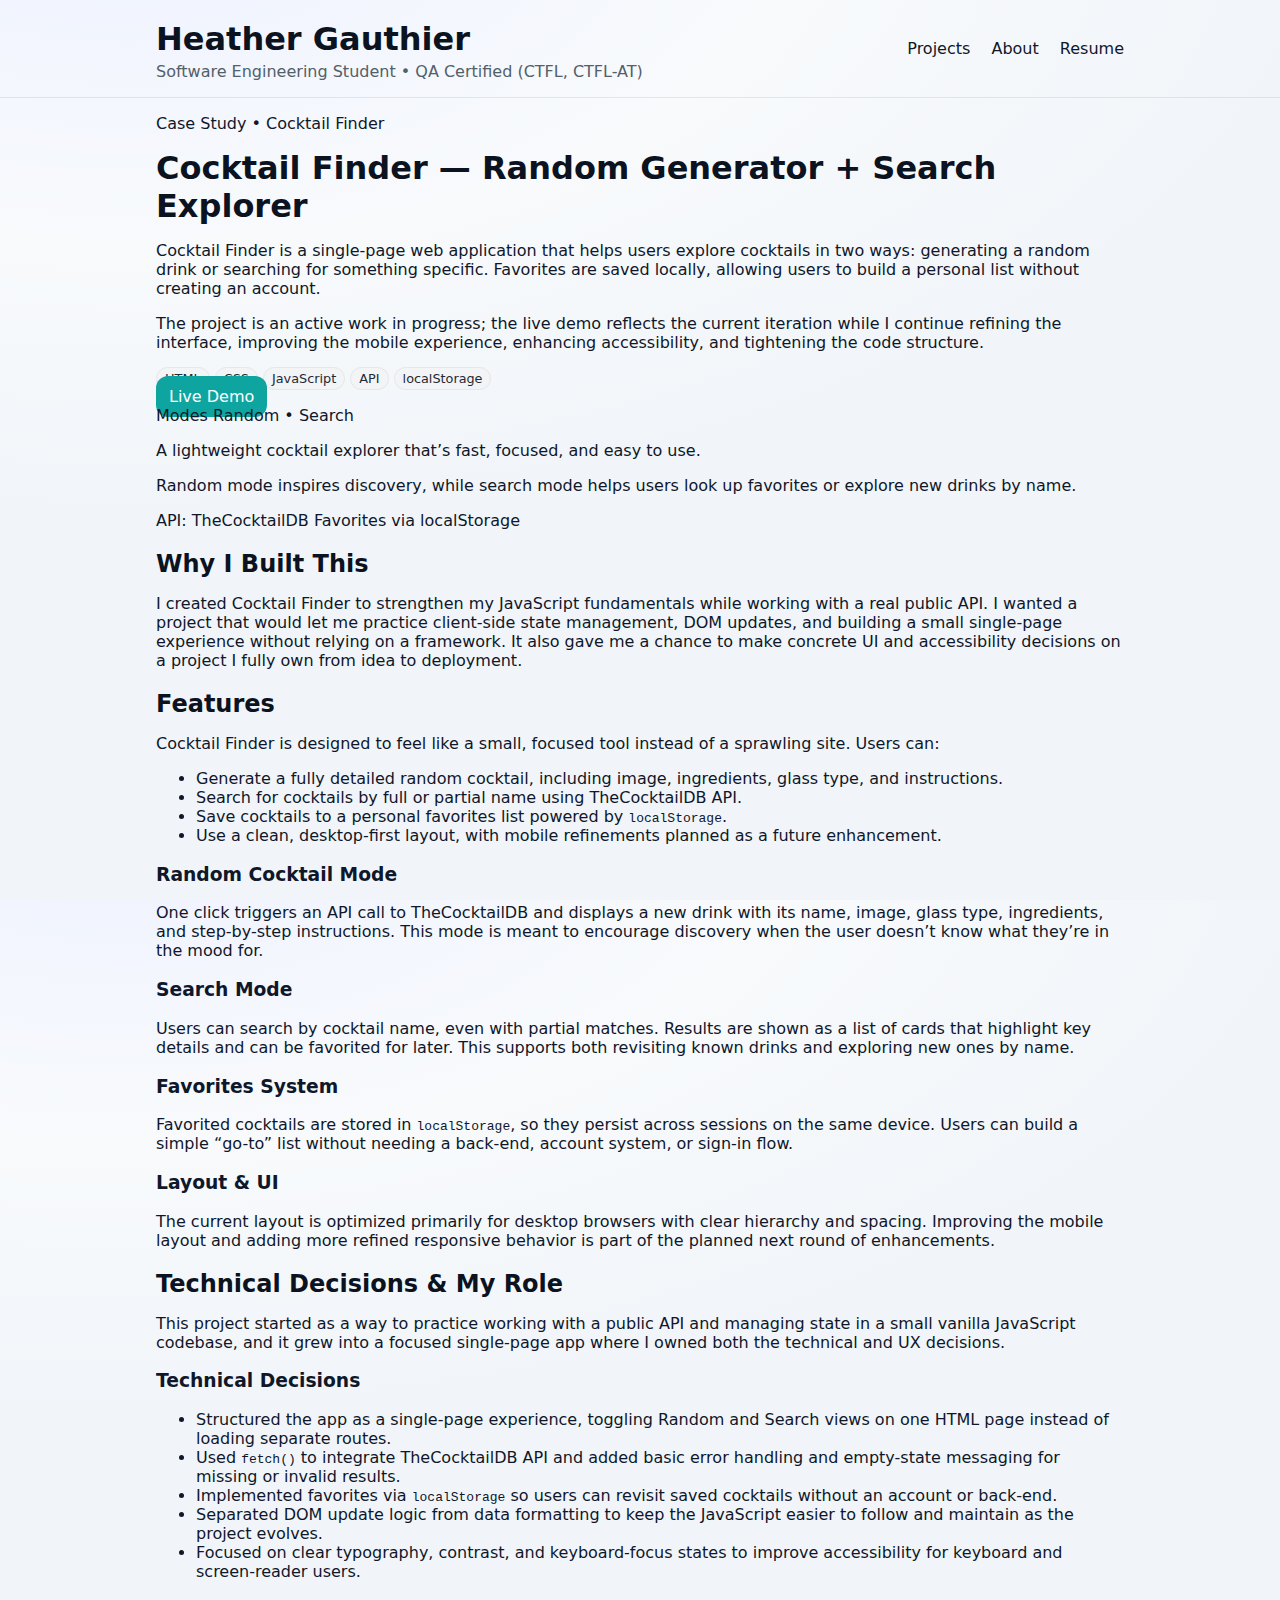
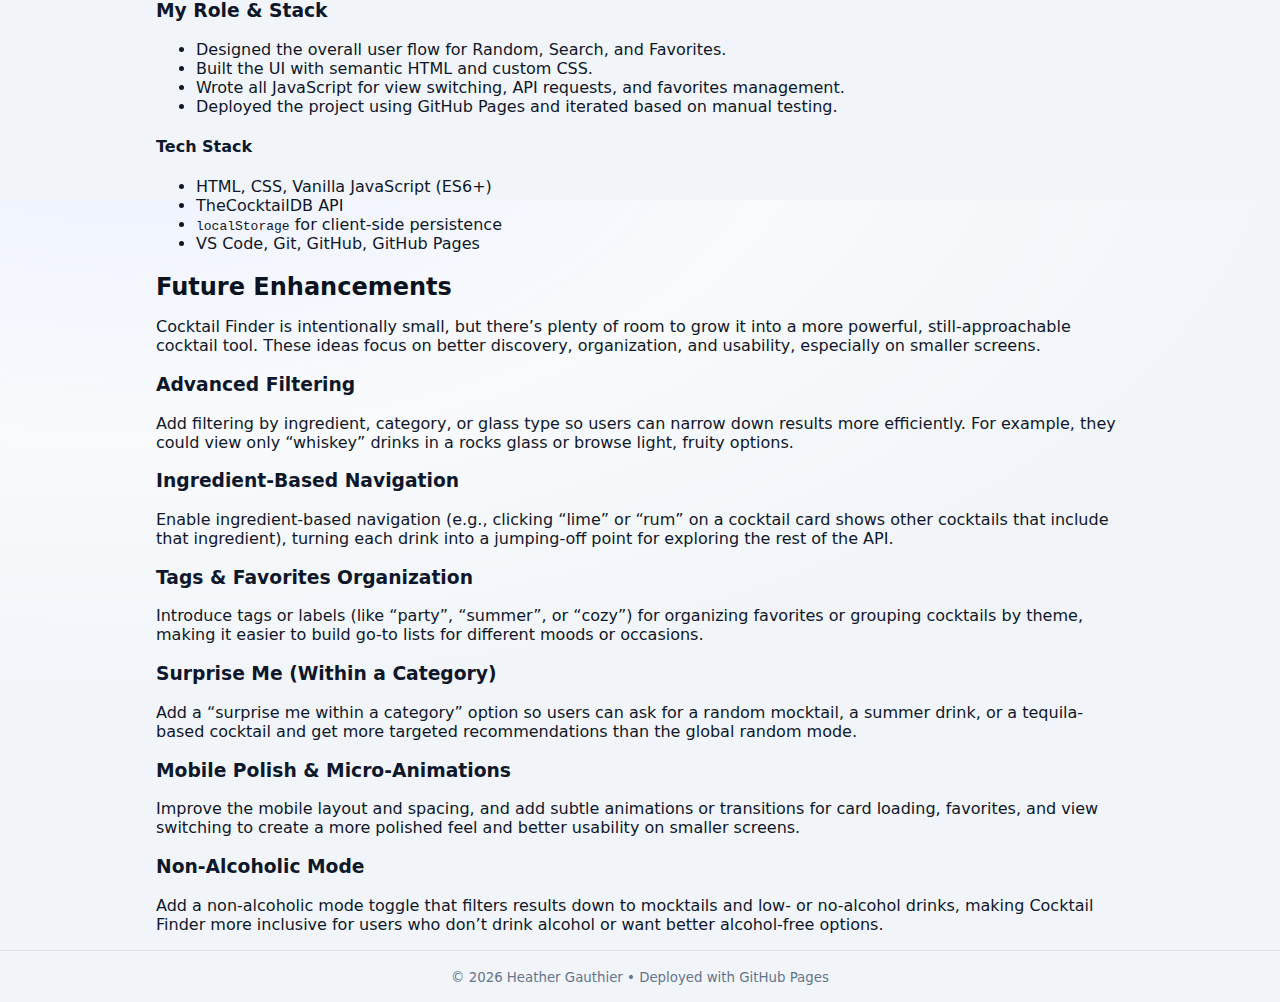
<file: cocktail-case-study.html>
<!DOCTYPE html>
<html lang="en">
<head>
  <meta charset="UTF-8" />
  <meta name="viewport" content="width=device-width, initial-scale=1" />
  <title>Cocktail Finder — Case Study • Heather Gauthier</title>
  <meta
    name="description"
    content="Case study for Cocktail Finder, a single-page cocktail explorer built with HTML, CSS, JavaScript, and an external API."
  />
  <link rel="stylesheet" href="styles.css?v=9" />
</head>
<body>
  <header class="site-header">
    <div class="wrap">
      <div class="id">
        <h1>Heather Gauthier</h1>
        <p class="sub">Software Engineering Student • QA Certified (CTFL, CTFL-AT)</p>
      </div>
      <nav class="nav">
  <a href="index.html#projects">Projects</a>
  <a href="index.html#about">About</a>
  <a href="HeatherGResume.pdf" target="_blank" rel="noreferrer">Resume</a>
</nav>

    </div>
  </header>

  <main class="wrap case-main">
    <!-- HERO -->
    <section class="case-section case-hero">
      <div class="case-hero-text">
        <p class="case-kicker">Case Study • Cocktail Finder</p>
        <h1 class="case-title">Cocktail Finder — Random Generator + Search Explorer</h1>
        <p class="case-lead">
          Cocktail Finder is a single-page web application that helps users explore cocktails in two ways:
          generating a random drink or searching for something specific. Favorites are saved locally,
          allowing users to build a personal list without creating an account.
        </p>
        <p class="case-lead">
          The project is an active work in progress; the live demo reflects the current iteration while I
          continue refining the interface, improving the mobile experience, enhancing accessibility, and
          tightening the code structure.
        </p>

        <div class="case-meta-chips">
          <span class="tag --html">HTML</span>
          <span class="tag --css">CSS</span>
          <span class="tag --js">JavaScript</span>
          <span class="tag --api">API</span>
          <span class="tag --storage">localStorage</span>
        </div>

        <div class="case-hero-actions">
          <a
            class="btn"
            href="https://heathergauthier2018.github.io/cocktail-finder2.0/"
            target="_blank"
            rel="noreferrer"
          >Live Demo</a>
        </div>
      </div>

      <div class="case-hero-pane" aria-hidden="true">
        <div class="case-hero-card">
          <div class="case-hero-card-header">
            <span class="case-pill">Modes</span>
            <span class="case-date">Random • Search</span>
          </div>
          <p class="case-hero-affirmation">
            A lightweight cocktail explorer that’s fast, focused, and easy to use.
          </p>
          <p class="case-hero-challenge">
            Random mode inspires discovery, while search mode helps users look up favorites or
            explore new drinks by name.
          </p>
          <div class="case-hero-footer">
            <span class="case-tag-soft">API: TheCocktailDB</span>
            <span class="case-streak-soft">Favorites via localStorage</span>
          </div>
        </div>
      </div>
    </section>

    <!-- WHY I BUILT THIS -->
    <section class="case-section">
      <h2>Why I Built This</h2>
      <p>
        I created Cocktail Finder to strengthen my JavaScript fundamentals while working with a real public API.
        I wanted a project that would let me practice client-side state management, DOM updates, and building a
        small single-page experience without relying on a framework. It also gave me a chance to make concrete
        UI and accessibility decisions on a project I fully own from idea to deployment.
      </p>
    </section>

    <!-- FEATURES -->
    <section class="case-section">
      <h2>Features</h2>
      <p>
        Cocktail Finder is designed to feel like a small, focused tool instead of a sprawling site. Users can:
      </p>
      <ul class="case-list">
        <li>Generate a fully detailed random cocktail, including image, ingredients, glass type, and instructions.</li>
        <li>Search for cocktails by full or partial name using TheCocktailDB API.</li>
        <li>Save cocktails to a personal favorites list powered by <code>localStorage</code>.</li>
        <li>Use a clean, desktop-first layout, with mobile refinements planned as a future enhancement.</li>
      </ul>

      <div class="case-grid">
        <article class="case-card">
          <h3>Random Cocktail Mode</h3>
          <p>
            One click triggers an API call to TheCocktailDB and displays a new drink with its
            name, image, glass type, ingredients, and step-by-step instructions. This mode is meant
            to encourage discovery when the user doesn’t know what they’re in the mood for.
          </p>
        </article>
        <article class="case-card">
          <h3>Search Mode</h3>
          <p>
            Users can search by cocktail name, even with partial matches. Results are shown as a list
            of cards that highlight key details and can be favorited for later. This supports both
            revisiting known drinks and exploring new ones by name.
          </p>
        </article>
        <article class="case-card">
          <h3>Favorites System</h3>
          <p>
            Favorited cocktails are stored in <code>localStorage</code>, so they persist across sessions
            on the same device. Users can build a simple “go-to” list without needing a back-end,
            account system, or sign-in flow.
          </p>
        </article>
        <article class="case-card">
          <h3>Layout &amp; UI</h3>
          <p>
            The current layout is optimized primarily for desktop browsers with clear hierarchy and spacing.
            Improving the mobile layout and adding more refined responsive behavior is part of the planned
            next round of enhancements.
          </p>
        </article>
      </div>
    </section>

    <!-- TECH & ROLE -->
    <section class="case-section">
      <h2>Technical Decisions &amp; My Role</h2>
      <p>
        This project started as a way to practice working with a public API and managing state in a small
        vanilla JavaScript codebase, and it grew into a focused single-page app where I owned both the
        technical and UX decisions.
      </p>

      <div class="case-split">
        <div>
          <h3>Technical Decisions</h3>
          <ul class="case-list">
            <li>Structured the app as a single-page experience, toggling Random and Search views on one HTML page instead of loading separate routes.</li>
            <li>Used <code>fetch()</code> to integrate TheCocktailDB API and added basic error handling and empty-state messaging for missing or invalid results.</li>
            <li>Implemented favorites via <code>localStorage</code> so users can revisit saved cocktails without an account or back-end.</li>
            <li>Separated DOM update logic from data formatting to keep the JavaScript easier to follow and maintain as the project evolves.</li>
            <li>Focused on clear typography, contrast, and keyboard-focus states to improve accessibility for keyboard and screen-reader users.</li>
          </ul>
        </div>
        <div>
          <h3>My Role &amp; Stack</h3>
          <ul class="case-list">
            <li>Designed the overall user flow for Random, Search, and Favorites.</li>
            <li>Built the UI with semantic HTML and custom CSS.</li>
            <li>Wrote all JavaScript for view switching, API requests, and favorites management.</li>
            <li>Deployed the project using GitHub Pages and iterated based on manual testing.</li>
          </ul>
          <h4>Tech Stack</h4>
          <ul class="case-list">
            <li>HTML, CSS, Vanilla JavaScript (ES6+)</li>
            <li>TheCocktailDB API</li>
            <li><code>localStorage</code> for client-side persistence</li>
            <li>VS Code, Git, GitHub, GitHub Pages</li>
          </ul>
        </div>
      </div>
    </section>

    <!-- FUTURE IDEAS -->
    <section class="case-section">
      <h2>Future Enhancements</h2>
      <p>
        Cocktail Finder is intentionally small, but there’s plenty of room to grow it into a more powerful,
        still-approachable cocktail tool. These ideas focus on better discovery, organization, and usability,
        especially on smaller screens.
      </p>

      <div class="case-grid">
        <article class="case-card">
          <h3>Advanced Filtering</h3>
          <p>
            Add filtering by ingredient, category, or glass type so users can narrow down results more efficiently.
            For example, they could view only “whiskey” drinks in a rocks glass or browse light, fruity options.
          </p>
        </article>
        <article class="case-card">
          <h3>Ingredient-Based Navigation</h3>
          <p>
            Enable ingredient-based navigation (e.g., clicking “lime” or “rum” on a cocktail card shows other cocktails
            that include that ingredient), turning each drink into a jumping-off point for exploring the rest of the API.
          </p>
        </article>
        <article class="case-card">
          <h3>Tags &amp; Favorites Organization</h3>
          <p>
            Introduce tags or labels (like “party”, “summer”, or “cozy”) for organizing favorites or grouping cocktails
            by theme, making it easier to build go-to lists for different moods or occasions.
          </p>
        </article>
        <article class="case-card">
          <h3>Surprise Me (Within a Category)</h3>
          <p>
            Add a “surprise me within a category” option so users can ask for a random mocktail, a summer drink,
            or a tequila-based cocktail and get more targeted recommendations than the global random mode.
          </p>
        </article>
        <article class="case-card">
          <h3>Mobile Polish &amp; Micro-Animations</h3>
          <p>
            Improve the mobile layout and spacing, and add subtle animations or transitions for card loading,
            favorites, and view switching to create a more polished feel and better usability on smaller screens.
          </p>
        </article>
        <article class="case-card">
          <h3>Non-Alcoholic Mode</h3>
          <p>
            Add a non-alcoholic mode toggle that filters results down to mocktails and low- or no-alcohol drinks,
            making Cocktail Finder more inclusive for users who don’t drink alcohol or want better alcohol-free options.
          </p>
        </article>
      </div>
    </section>
  </main>

  <footer class="footer" role="contentinfo">
    <small>© <span id="year"></span> Heather Gauthier • Deployed with GitHub Pages</small>
  </footer>

  <script src="script.js?v=9" defer></script>
</body>
</html>
</file>
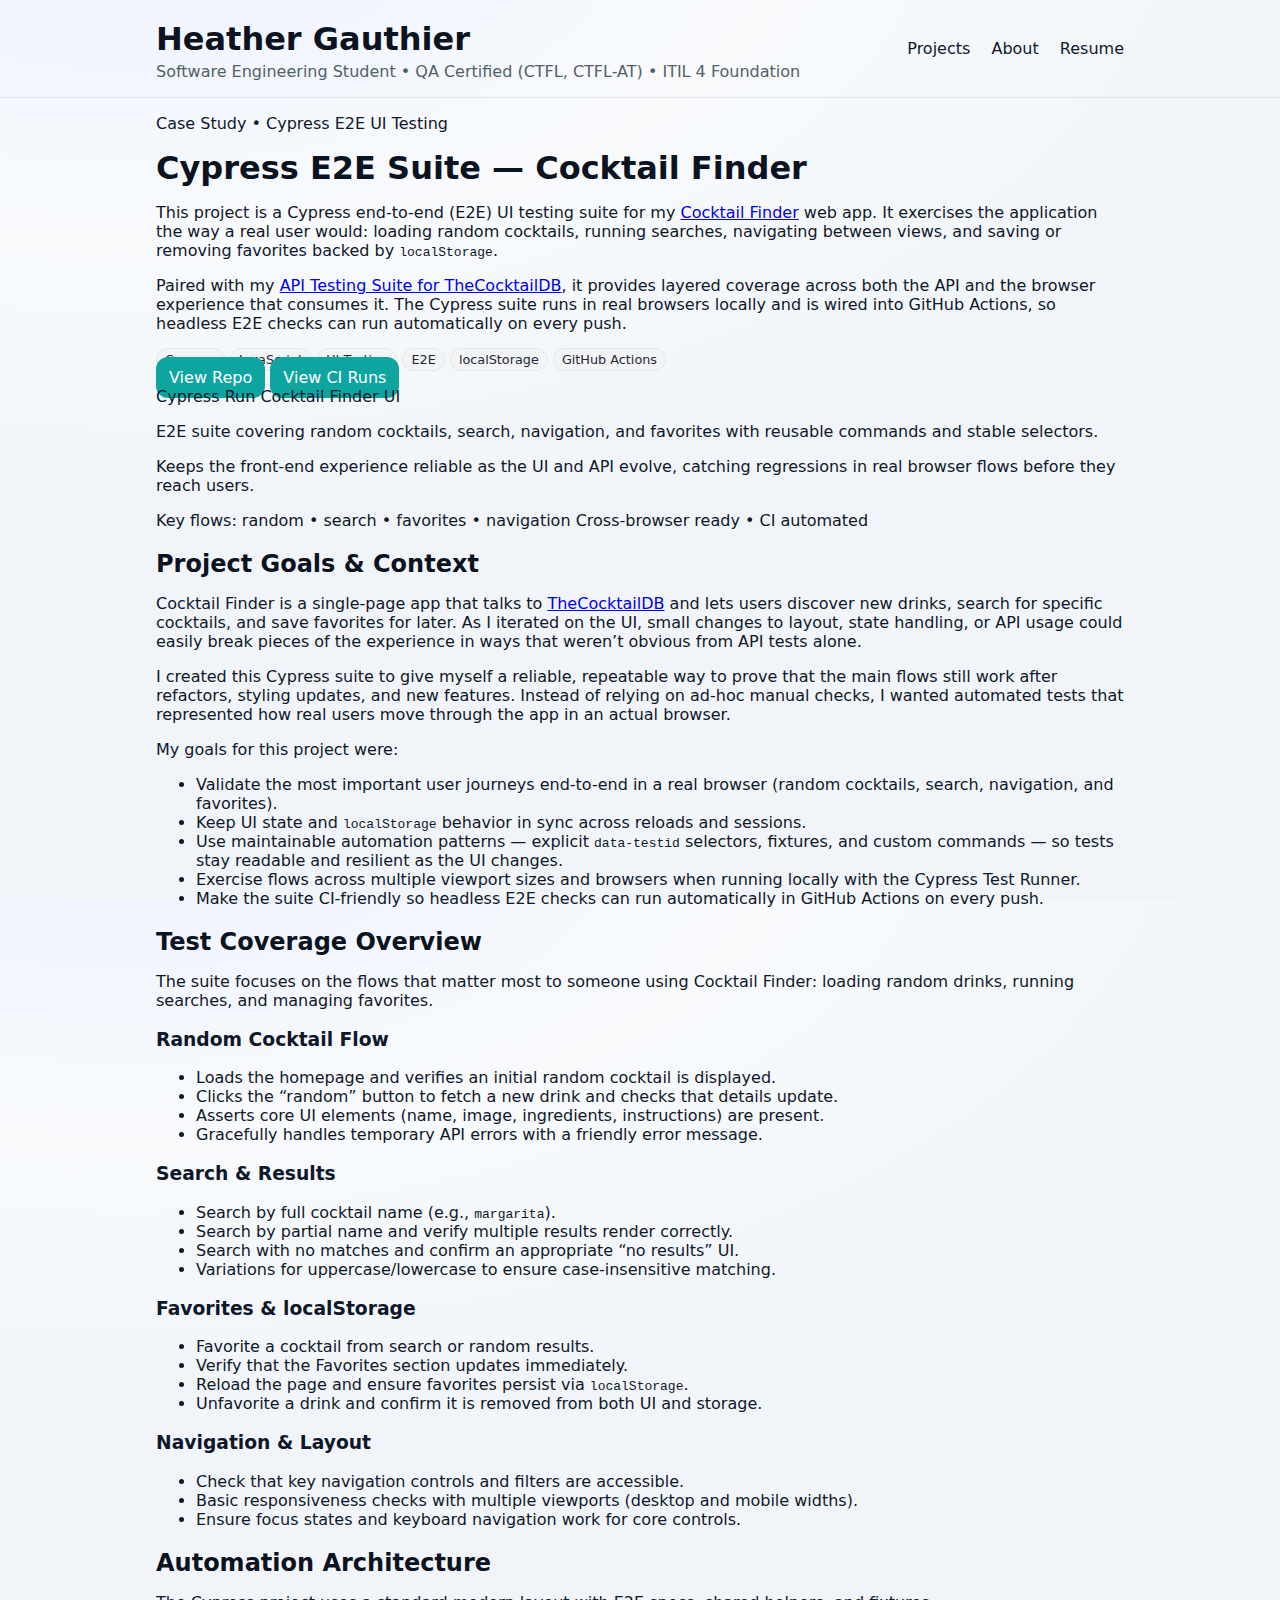
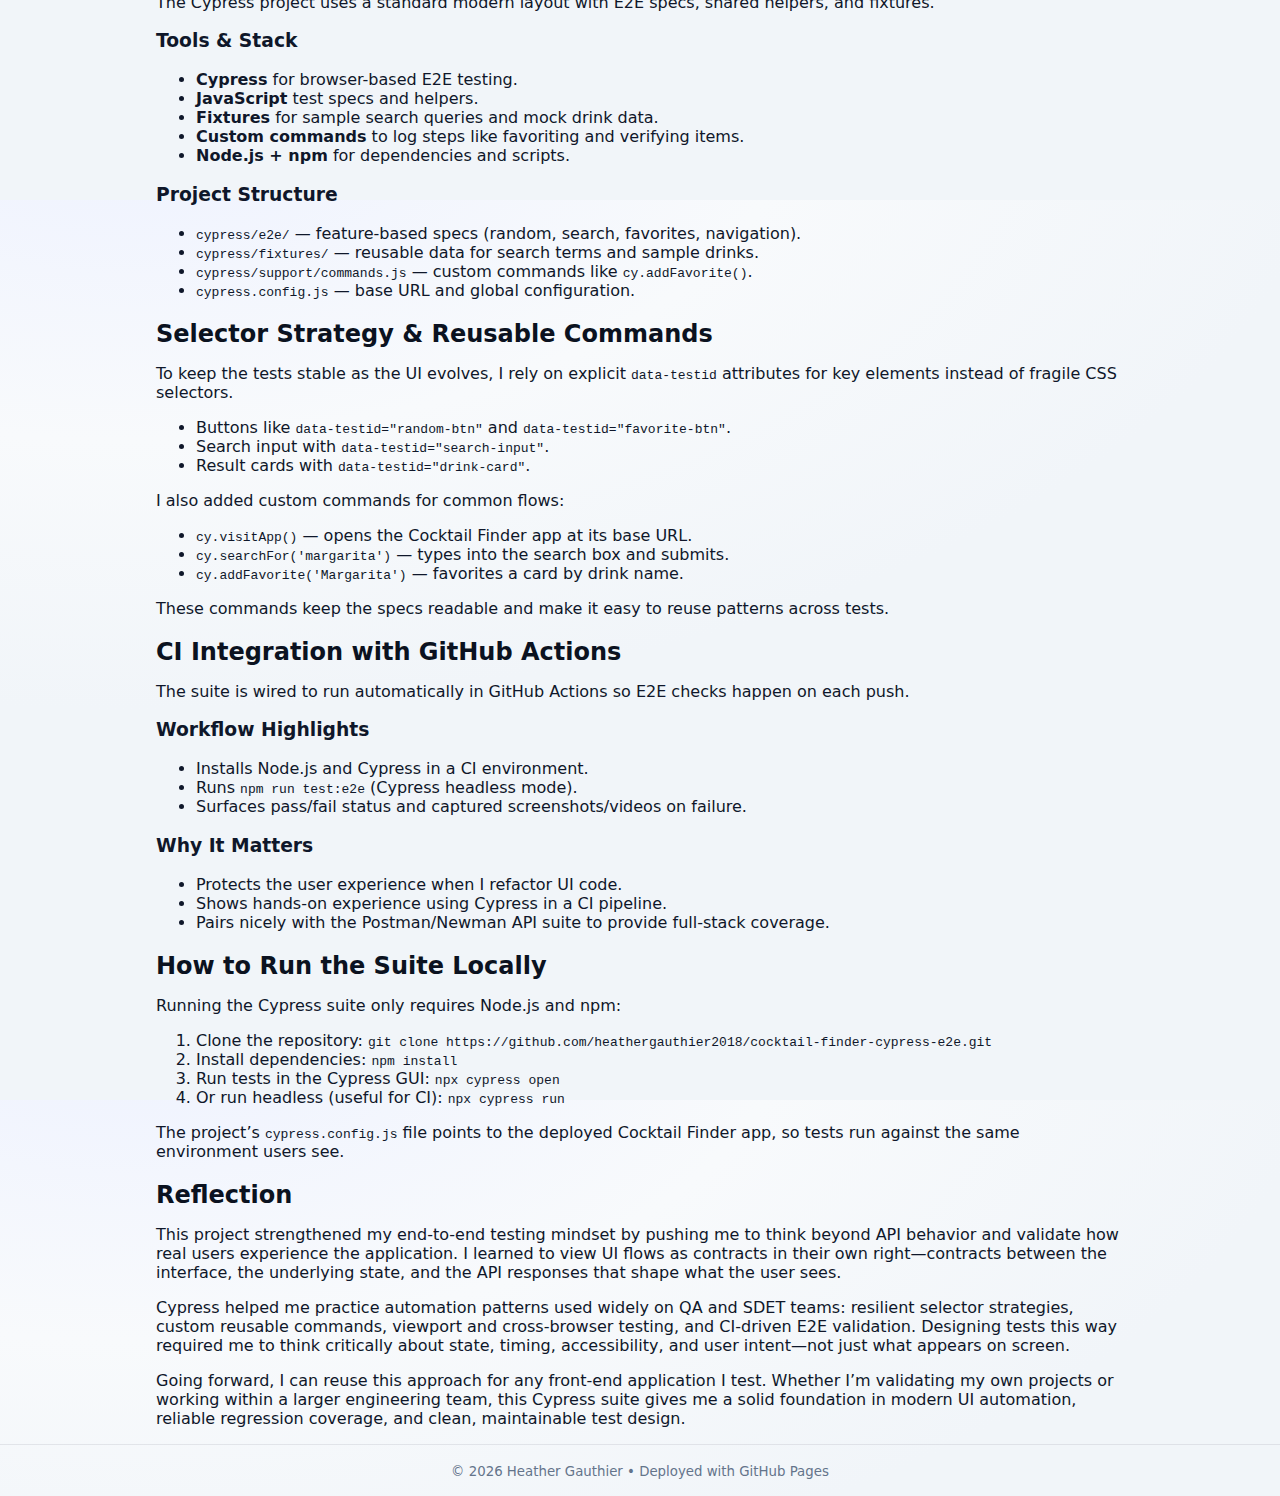
<file: cypress-e2e-cocktail.html>
<!DOCTYPE html>
<html lang="en">
<head>
  <meta charset="UTF-8" />
  <meta name="viewport" content="width=device-width, initial-scale=1" />
  <title>Cypress E2E Suite — Cocktail Finder • Heather Gauthier</title>
  <meta
    name="description"
    content="Case study for an end-to-end UI testing suite for the Cocktail Finder app, built with Cypress, fixtures, custom commands, and CI-ready configuration."
  />
  <link rel="stylesheet" href="styles.css?v=9" />
</head>
<body>
  <header class="site-header">
    <div class="wrap">
      <div class="id">
        <h1>Heather Gauthier</h1>
        <p class="sub">
          Software Engineering Student • QA Certified (CTFL, CTFL-AT) • ITIL 4 Foundation
        </p>
      </div>
      <nav class="nav">
        <a href="index.html#projects">Projects</a>
        <a href="index.html#about">About</a>
        <a href="HeatherGResume.pdf" target="_blank" rel="noreferrer">Resume</a>
      </nav>
    </div>
  </header>

  <main class="wrap case-main">
    <!-- HERO -->
    <section class="case-section case-hero">
      <div class="case-hero-text">
        <p class="case-kicker">Case Study • Cypress E2E UI Testing</p>
        <h1 class="case-title">Cypress E2E Suite — Cocktail Finder</h1>

        <p class="case-lead">
          This project is a Cypress end-to-end (E2E) UI testing suite for my
          <a href="cocktail-case-study.html">Cocktail Finder</a> web app. It exercises the
          application the way a real user would: loading random cocktails, running searches,
          navigating between views, and saving or removing favorites backed by
          <code>localStorage</code>.
        </p>
        <p class="case-lead">
          Paired with my
          <a href="api-testing-newman.html">API Testing Suite for TheCocktailDB</a>, it provides
          layered coverage across both the API and the browser experience that consumes it. The
          Cypress suite runs in real browsers locally and is wired into GitHub Actions, so
          headless E2E checks can run automatically on every push.
        </p>

        <div class="case-meta-chips">
          <span class="tag --api">Cypress</span>
          <span class="tag --js">JavaScript</span>
          <span class="tag">UI Testing</span>
          <span class="tag --responsive">E2E</span>
          <span class="tag --storage">localStorage</span>
          <span class="tag --ts">GitHub Actions</span>
        </div>

        <div class="case-hero-actions">
          <a
            class="btn"
            href="https://github.com/heathergauthier2018/cocktail-finder-cypress-e2e"
            target="_blank"
            rel="noreferrer"
          >View Repo</a>
          <a
            class="btn btn-secondary"
            href="https://github.com/heathergauthier2018/cypress-tests-cocktail-finder/actions"
            target="_blank"
            rel="noreferrer"
          >View CI Runs</a>
        </div>
      </div>

      <div class="case-hero-pane" aria-hidden="true">
        <div class="case-hero-card">
          <div class="case-hero-card-header">
            <span class="case-pill">Cypress Run</span>
            <span class="case-date">Cocktail Finder UI</span>
          </div>
          <p class="case-hero-affirmation">
            E2E suite covering random cocktails, search, navigation, and favorites with reusable
            commands and stable selectors.
          </p>
          <p class="case-hero-challenge">
            Keeps the front-end experience reliable as the UI and API evolve, catching regressions
            in real browser flows before they reach users.
          </p>
          <div class="case-hero-footer">
            <span class="case-tag-soft">Key flows: random • search • favorites • navigation</span>
            <span class="case-streak-soft">Cross-browser ready • CI automated</span>
          </div>
        </div>
      </div>
    </section>

    <!-- CONTEXT -->
    <section class="case-section">
      <h2>Project Goals & Context</h2>
      <p>
        Cocktail Finder is a single-page app that talks to
        <a href="https://www.thecocktaildb.com/" target="_blank" rel="noreferrer">TheCocktailDB</a>
        and lets users discover new drinks, search for specific cocktails, and save favorites for
        later. As I iterated on the UI, small changes to layout, state handling, or API usage could
        easily break pieces of the experience in ways that weren’t obvious from API tests alone.
      </p>
      <p>
        I created this Cypress suite to give myself a reliable, repeatable way to prove that the
        main flows still work after refactors, styling updates, and new features. Instead of
        relying on ad-hoc manual checks, I wanted automated tests that represented how real users
        move through the app in an actual browser.
      </p>
      <p>
        My goals for this project were:
      </p>
      <ul class="case-list">
        <li>
          Validate the most important user journeys end-to-end in a real browser
          (random cocktails, search, navigation, and favorites).
        </li>
        <li>
          Keep UI state and <code>localStorage</code> behavior in sync across reloads and sessions.
        </li>
        <li>
          Use maintainable automation patterns — explicit <code>data-testid</code> selectors,
          fixtures, and custom commands — so tests stay readable and resilient as the UI changes.
        </li>
        <li>
          Exercise flows across multiple viewport sizes and browsers when running locally with the
          Cypress Test Runner.
        </li>
        <li>
          Make the suite CI-friendly so headless E2E checks can run automatically in GitHub
          Actions on every push.
        </li>
      </ul>
    </section>

    <!-- COVERAGE -->
    <section class="case-section">
      <h2>Test Coverage Overview</h2>
      <p>
        The suite focuses on the flows that matter most to someone using Cocktail Finder:
        loading random drinks, running searches, and managing favorites.
      </p>

      <div class="case-grid">
        <article class="case-card">
          <h3>Random Cocktail Flow</h3>
          <ul class="case-list">
            <li>Loads the homepage and verifies an initial random cocktail is displayed.</li>
            <li>Clicks the “random” button to fetch a new drink and checks that details update.</li>
            <li>Asserts core UI elements (name, image, ingredients, instructions) are present.</li>
            <li>Gracefully handles temporary API errors with a friendly error message.</li>
          </ul>
        </article>

        <article class="case-card">
          <h3>Search & Results</h3>
          <ul class="case-list">
            <li>Search by full cocktail name (e.g., <code>margarita</code>).</li>
            <li>Search by partial name and verify multiple results render correctly.</li>
            <li>Search with no matches and confirm an appropriate “no results” UI.</li>
            <li>Variations for uppercase/lowercase to ensure case-insensitive matching.</li>
          </ul>
        </article>

        <article class="case-card">
          <h3>Favorites & localStorage</h3>
          <ul class="case-list">
            <li>Favorite a cocktail from search or random results.</li>
            <li>Verify that the Favorites section updates immediately.</li>
            <li>Reload the page and ensure favorites persist via <code>localStorage</code>.</li>
            <li>Unfavorite a drink and confirm it is removed from both UI and storage.</li>
          </ul>
        </article>

        <article class="case-card">
          <h3>Navigation & Layout</h3>
          <ul class="case-list">
            <li>Check that key navigation controls and filters are accessible.</li>
            <li>Basic responsiveness checks with multiple viewports (desktop and mobile widths).</li>
            <li>Ensure focus states and keyboard navigation work for core controls.</li>
          </ul>
        </article>
      </div>
    </section>

    <!-- ARCHITECTURE -->
    <section class="case-section">
      <h2>Automation Architecture</h2>
      <p>
        The Cypress project uses a standard modern layout with E2E specs, shared helpers, and fixtures.
      </p>

      <div class="case-split">
        <div>
          <h3>Tools & Stack</h3>
          <ul class="case-list">
            <li><strong>Cypress</strong> for browser-based E2E testing.</li>
            <li><strong>JavaScript</strong> test specs and helpers.</li>
            <li><strong>Fixtures</strong> for sample search queries and mock drink data.</li>
            <li><strong>Custom commands</strong> to log steps like favoriting and verifying items.</li>
            <li><strong>Node.js + npm</strong> for dependencies and scripts.</li>
          </ul>
        </div>

        <div>
          <h3>Project Structure</h3>
          <ul class="case-list">
            <li><code>cypress/e2e/</code> — feature-based specs (random, search, favorites, navigation).</li>
            <li><code>cypress/fixtures/</code> — reusable data for search terms and sample drinks.</li>
            <li><code>cypress/support/commands.js</code> — custom commands like <code>cy.addFavorite()</code>.</li>
            <li><code>cypress.config.js</code> — base URL and global configuration.</li>
          </ul>
        </div>
      </div>
    </section>

    <!-- SELECTOR STRATEGY & COMMANDS -->
    <section class="case-section">
      <h2>Selector Strategy & Reusable Commands</h2>
      <p>
        To keep the tests stable as the UI evolves, I rely on explicit
        <code>data-testid</code> attributes for key elements instead of fragile CSS selectors.
      </p>
      <ul class="case-list">
        <li>Buttons like <code>data-testid="random-btn"</code> and <code>data-testid="favorite-btn"</code>.</li>
        <li>Search input with <code>data-testid="search-input"</code>.</li>
        <li>Result cards with <code>data-testid="drink-card"</code>.</li>
      </ul>
      <p>
        I also added custom commands for common flows:
      </p>
      <ul class="case-list">
        <li><code>cy.visitApp()</code> — opens the Cocktail Finder app at its base URL.</li>
        <li><code>cy.searchFor('margarita')</code> — types into the search box and submits.</li>
        <li><code>cy.addFavorite('Margarita')</code> — favorites a card by drink name.</li>
      </ul>
      <p>
        These commands keep the specs readable and make it easy to reuse patterns across tests.
      </p>
    </section>

    <!-- CI INTEGRATION -->
    <section class="case-section">
      <h2>CI Integration with GitHub Actions</h2>
      <p>
        The suite is wired to run automatically in GitHub Actions so E2E checks happen on each push.
      </p>

      <div class="case-grid">
        <article class="case-card">
          <h3>Workflow Highlights</h3>
          <ul class="case-list">
            <li>Installs Node.js and Cypress in a CI environment.</li>
            <li>Runs <code>npm run test:e2e</code> (Cypress headless mode).</li>
            <li>Surfaces pass/fail status and captured screenshots/videos on failure.</li>
          </ul>
        </article>
        <article class="case-card">
          <h3>Why It Matters</h3>
          <ul class="case-list">
            <li>Protects the user experience when I refactor UI code.</li>
            <li>Shows hands-on experience using Cypress in a CI pipeline.</li>
            <li>Pairs nicely with the Postman/Newman API suite to provide full-stack coverage.</li>
          </ul>
        </article>
      </div>
    </section>

    <!-- HOW TO RUN -->
    <section class="case-section">
      <h2>How to Run the Suite Locally</h2>
      <p>
        Running the Cypress suite only requires Node.js and npm:
      </p>
      <ol class="case-list">
        <li>
          Clone the repository:
          <code>git clone https://github.com/heathergauthier2018/cocktail-finder-cypress-e2e.git</code>
        </li>
        <li>
          Install dependencies:
          <code>npm install</code>
        </li>
        <li>
          Run tests in the Cypress GUI:
          <code>npx cypress open</code>
        </li>
        <li>
          Or run headless (useful for CI):
          <code>npx cypress run</code>
        </li>
      </ol>
      <p>
        The project’s <code>cypress.config.js</code> file points to the deployed Cocktail Finder app,
        so tests run against the same environment users see.
      </p>
    </section>

    <!-- REFLECTION -->
    <section class="case-section">
      <h2>Reflection</h2>
      <p>
    This project strengthened my end-to-end testing mindset by pushing me to think beyond API
    behavior and validate how real users experience the application. I learned to view UI flows as
    contracts in their own right—contracts between the interface, the underlying state, and the API
    responses that shape what the user sees.
  </p>
  <p>
    Cypress helped me practice automation patterns used widely on QA and SDET teams:
    resilient selector strategies, custom reusable commands, viewport and cross-browser testing,
    and CI-driven E2E validation. Designing tests this way required me to think critically about state,
    timing, accessibility, and user intent—not just what appears on screen.
  </p>
  <p>
    Going forward, I can reuse this approach for any front-end application I test. Whether I’m
    validating my own projects or working within a larger engineering team, this Cypress suite gives
    me a solid foundation in modern UI automation, reliable regression coverage, and clean,
    maintainable test design.
  </p>
    </section>
  </main>

  <footer class="footer" role="contentinfo">
    <small>© <span id="year"></span> Heather Gauthier • Deployed with GitHub Pages</small>
  </footer>

  <script src="script.js?v=9" defer></script>
</body>
</html>
</file>
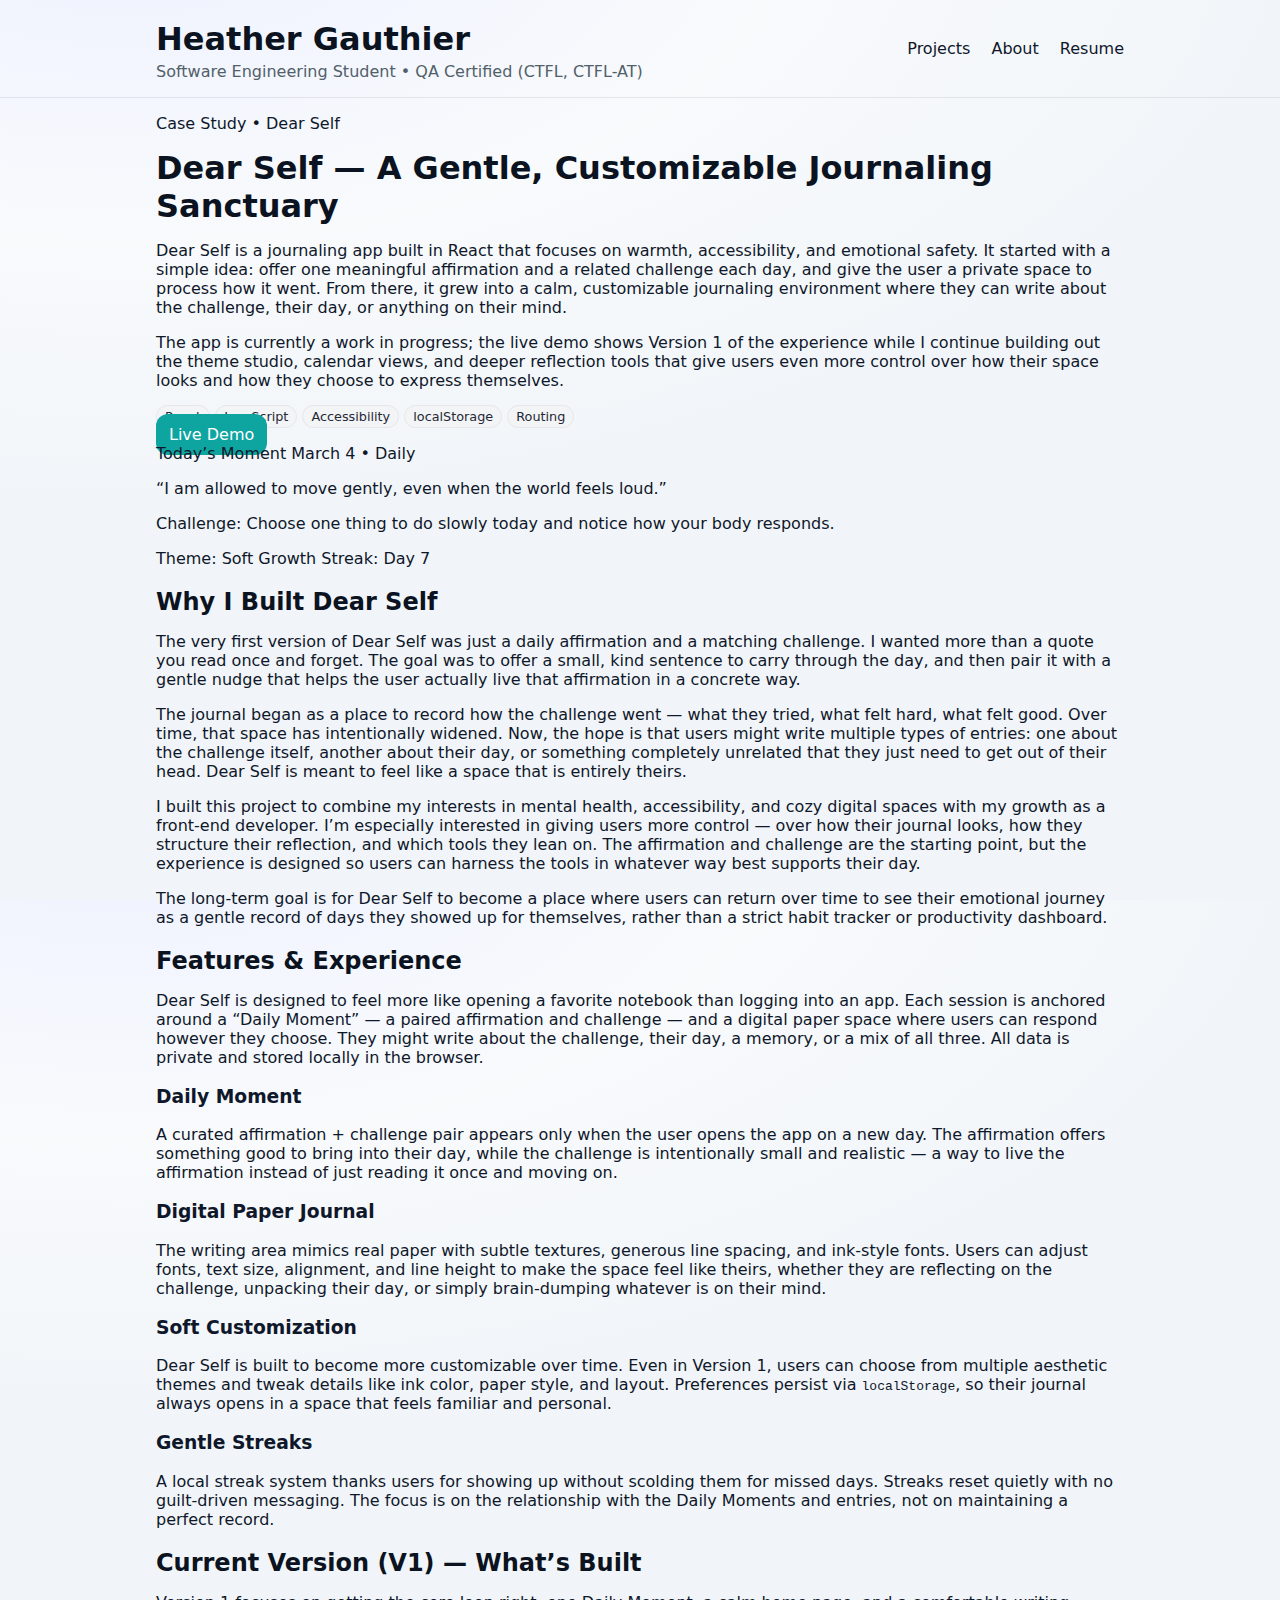
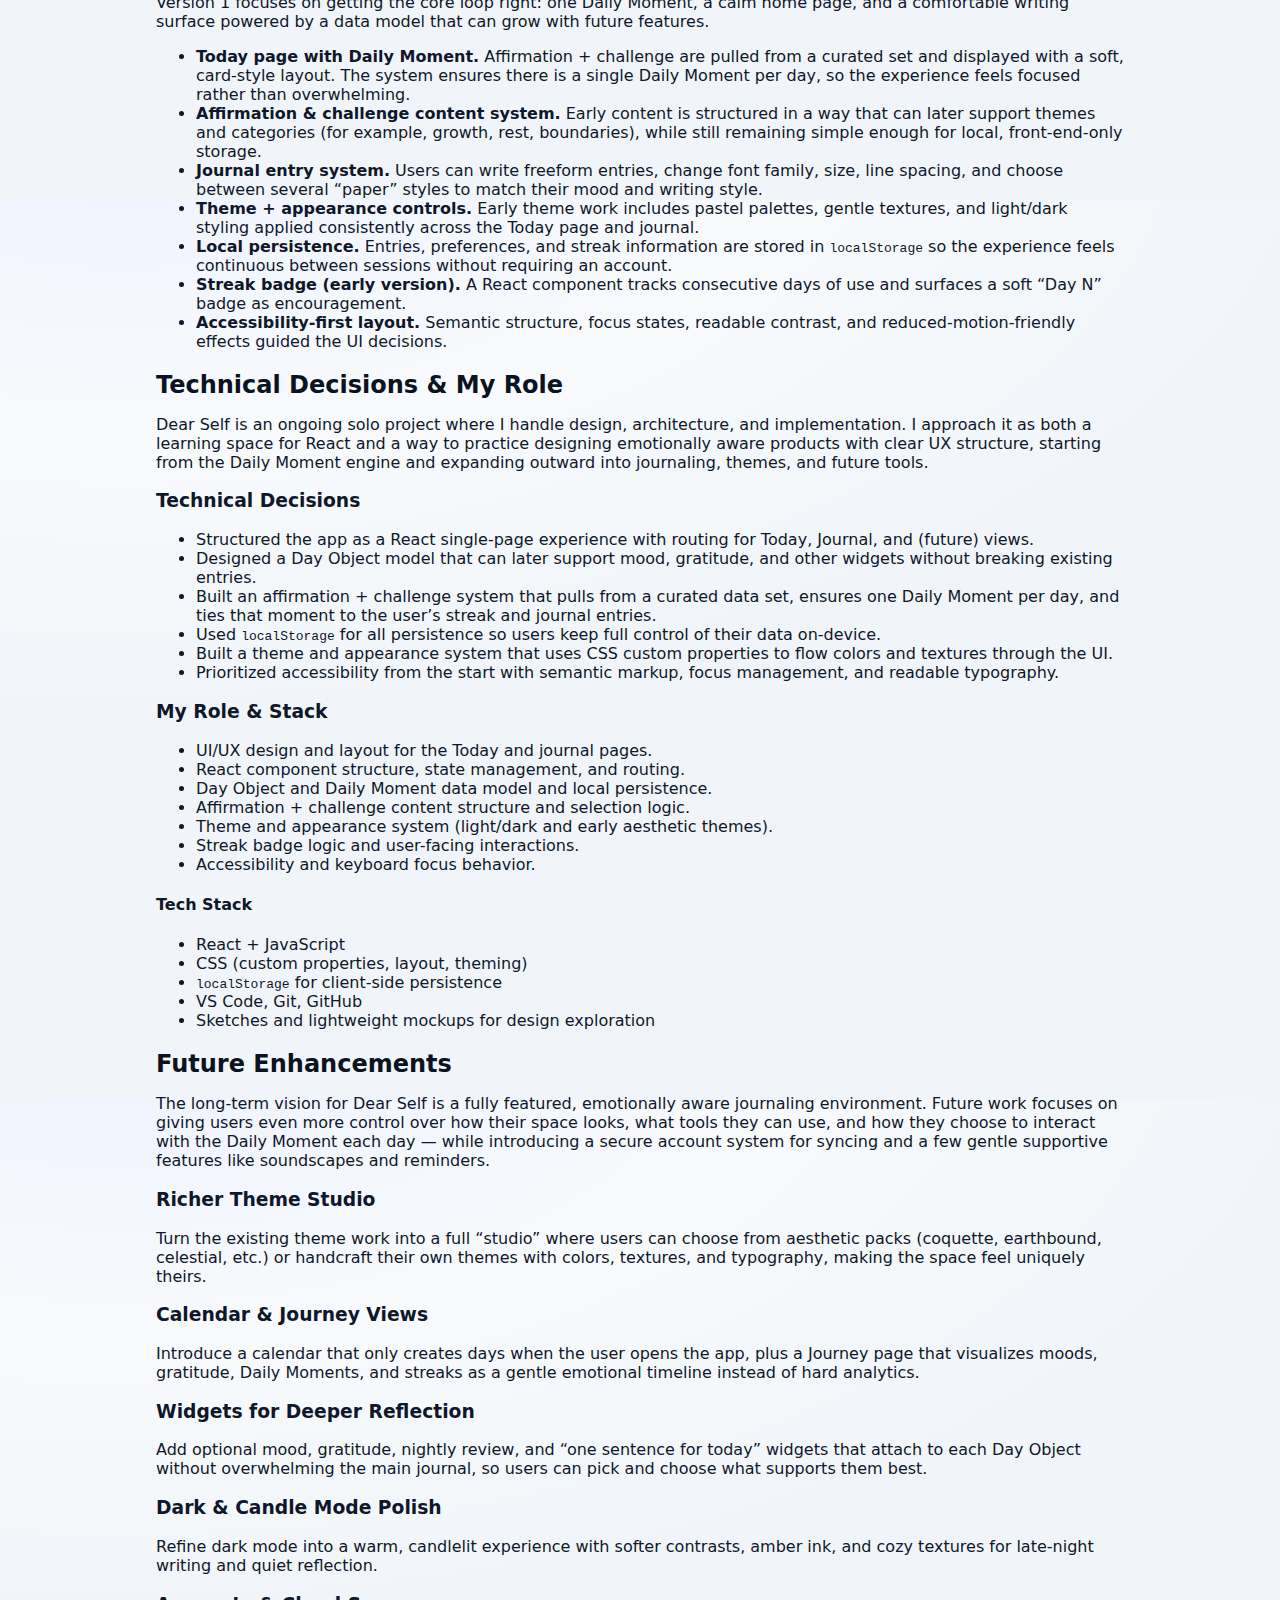
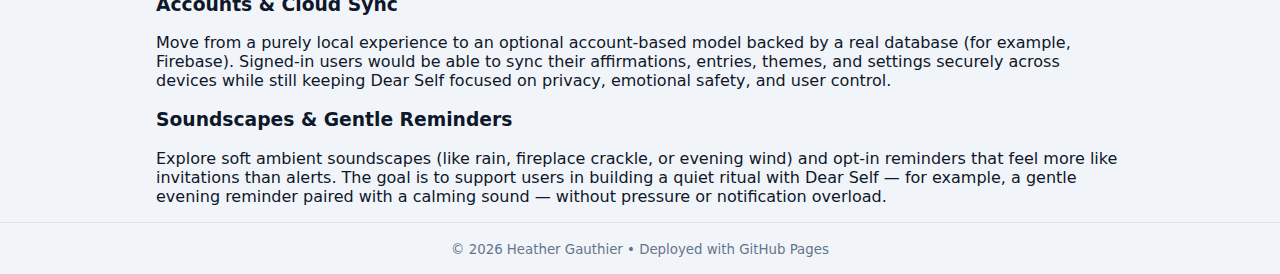
<file: dear-self.html>
<!DOCTYPE html>
<html lang="en">
<head>
  <meta charset="UTF-8" />
  <meta name="viewport" content="width=device-width, initial-scale=1" />
  <title>Dear Self — Journaling App • Heather Gauthier</title>
  <meta
    name="description"
    content="Dear Self is a gentle journaling app focused on daily affirmations and challenges, calm UX, customization, and emotionally safe reflection."
  />
  <link rel="stylesheet" href="styles.css?v=9" />
</head>
<body>
  <!-- Same header so it feels like part of the site -->
  <header class="site-header">
    <div class="wrap">
      <div class="id">
        <h1>Heather Gauthier</h1>
        <p class="sub">Software Engineering Student • QA Certified (CTFL, CTFL-AT)</p>
      </div>
      <nav class="nav">
  <a href="index.html#projects">Projects</a>
  <a href="index.html#about">About</a>
  <a href="HeatherGResume.pdf" target="_blank" rel="noreferrer">Resume</a>
</nav>

    </div>
  </header>

  <main class="wrap case-main">
    <!-- HERO -->
    <section class="case-section case-hero">
      <div class="case-hero-text">
        <p class="case-kicker">Case Study • Dear Self</p>
        <h1 class="case-title">Dear Self — A Gentle, Customizable Journaling Sanctuary</h1>
        <p class="case-lead">
          Dear Self is a journaling app built in React that focuses on warmth, accessibility,
          and emotional safety. It started with a simple idea: offer one meaningful affirmation
          and a related challenge each day, and give the user a private space to process how it
          went. From there, it grew into a calm, customizable journaling environment where they
          can write about the challenge, their day, or anything on their mind.
        </p>
        <p class="case-lead">
          The app is currently a work in progress; the live demo shows Version 1 of the experience
          while I continue building out the theme studio, calendar views, and deeper reflection tools
          that give users even more control over how their space looks and how they choose to express
          themselves.
        </p>

        <div class="case-meta-chips">
          <span class="tag --react">React</span>
          <span class="tag --js">JavaScript</span>
          <span class="tag --a11y">Accessibility</span>
          <span class="tag --storage">localStorage</span>
          <span class="tag --routing">Routing</span>
        </div>

        <div class="case-hero-actions">
          <a
            class="btn"
            href="https://heathergauthier2018.github.io/Dear-Self/"
            target="_blank"
            rel="noreferrer"
          >Live Demo</a>
        </div>
      </div>

      <div class="case-hero-pane" aria-hidden="true">
        <div class="case-hero-card">
          <div class="case-hero-card-header">
            <span class="case-pill">Today’s Moment</span>
            <span class="case-date">March 4 • Daily</span>
          </div>
          <p class="case-hero-affirmation">
            “I am allowed to move gently, even when the world feels loud.”
          </p>
          <p class="case-hero-challenge">
            Challenge: Choose one thing to do slowly today and notice how your body responds.
          </p>
          <div class="case-hero-footer">
            <span class="case-tag-soft">Theme: Soft Growth</span>
            <span class="case-streak-soft">Streak: Day 7</span>
          </div>
        </div>
      </div>
    </section>

    <!-- WHY I BUILT THIS -->
    <section class="case-section">
      <h2>Why I Built Dear Self</h2>
      <p>
        The very first version of Dear Self was just a daily affirmation and a matching challenge.
        I wanted more than a quote you read once and forget. The goal was to offer a small,
        kind sentence to carry through the day, and then pair it with a gentle nudge that helps
        the user actually live that affirmation in a concrete way.
      </p>
      <p>
        The journal began as a place to record how the challenge went — what they tried, what felt
        hard, what felt good. Over time, that space has intentionally widened. Now, the hope is
        that users might write multiple types of entries: one about the challenge itself, another
        about their day, or something completely unrelated that they just need to get out of their
        head. Dear Self is meant to feel like a space that is entirely theirs.
      </p>
      <p>
        I built this project to combine my interests in mental health, accessibility, and cozy
        digital spaces with my growth as a front-end developer. I’m especially interested in
        giving users more control — over how their journal looks, how they structure their
        reflection, and which tools they lean on. The affirmation and challenge are the starting
        point, but the experience is designed so users can harness the tools in whatever way
        best supports their day.
      </p>
      <p>
        The long-term goal is for Dear Self to become a place where users can return over time
        to see their emotional journey as a gentle record of days they showed up for themselves,
        rather than a strict habit tracker or productivity dashboard.
      </p>
    </section>

    <!-- FEATURES / EXPERIENCE -->
    <section class="case-section">
      <h2>Features &amp; Experience</h2>
      <p>
        Dear Self is designed to feel more like opening a favorite notebook than logging into an app.
        Each session is anchored around a “Daily Moment” — a paired affirmation and challenge — and a
        digital paper space where users can respond however they choose. They might write about the
        challenge, their day, a memory, or a mix of all three. All data is private and stored locally
        in the browser.
      </p>

      <div class="case-grid">
        <article class="case-card">
          <h3>Daily Moment</h3>
          <p>
            A curated affirmation + challenge pair appears only when the user opens the app
            on a new day. The affirmation offers something good to bring into their day,
            while the challenge is intentionally small and realistic — a way to live the
            affirmation instead of just reading it once and moving on.
          </p>
        </article>
        <article class="case-card">
          <h3>Digital Paper Journal</h3>
          <p>
            The writing area mimics real paper with subtle textures, generous line spacing,
            and ink-style fonts. Users can adjust fonts, text size, alignment, and line height
            to make the space feel like theirs, whether they are reflecting on the challenge,
            unpacking their day, or simply brain-dumping whatever is on their mind.
          </p>
        </article>
        <article class="case-card">
          <h3>Soft Customization</h3>
          <p>
            Dear Self is built to become more customizable over time. Even in Version 1,
            users can choose from multiple aesthetic themes and tweak details like ink color,
            paper style, and layout. Preferences persist via <code>localStorage</code>,
            so their journal always opens in a space that feels familiar and personal.
          </p>
        </article>
        <article class="case-card">
          <h3>Gentle Streaks</h3>
          <p>
            A local streak system thanks users for showing up without scolding them
            for missed days. Streaks reset quietly with no guilt-driven messaging.
            The focus is on the relationship with the Daily Moments and entries,
            not on maintaining a perfect record.
          </p>
        </article>
      </div>
    </section>

    <!-- CURRENT VERSION -->
    <section class="case-section">
      <h2>Current Version (V1) — What’s Built</h2>
      <p>
        Version 1 focuses on getting the core loop right: one Daily Moment, a calm home page,
        and a comfortable writing surface powered by a data model that can grow with future features.
      </p>

      <ul class="case-list">
        <li>
          <strong>Today page with Daily Moment.</strong>
          Affirmation + challenge are pulled from a curated set and displayed with a
          soft, card-style layout. The system ensures there is a single Daily Moment per day,
          so the experience feels focused rather than overwhelming.
        </li>
        <li>
          <strong>Affirmation &amp; challenge content system.</strong>
          Early content is structured in a way that can later support themes and categories
          (for example, growth, rest, boundaries), while still remaining simple enough for
          local, front-end-only storage.
        </li>
        <li>
          <strong>Journal entry system.</strong>
          Users can write freeform entries, change font family, size, line spacing, and
          choose between several “paper” styles to match their mood and writing style.
        </li>
        <li>
          <strong>Theme + appearance controls.</strong>
          Early theme work includes pastel palettes, gentle textures, and light/dark styling
          applied consistently across the Today page and journal.
        </li>
        <li>
          <strong>Local persistence.</strong>
          Entries, preferences, and streak information are stored in <code>localStorage</code>
          so the experience feels continuous between sessions without requiring an account.
        </li>
        <li>
          <strong>Streak badge (early version).</strong>
          A React component tracks consecutive days of use and surfaces a soft “Day N”
          badge as encouragement.
        </li>
        <li>
          <strong>Accessibility-first layout.</strong>
          Semantic structure, focus states, readable contrast, and reduced-motion-friendly
          effects guided the UI decisions.
        </li>
      </ul>
    </section>

    <!-- TECH DECISIONS & ROLE -->
    <section class="case-section">
      <h2>Technical Decisions &amp; My Role</h2>
      <p>
        Dear Self is an ongoing solo project where I handle design, architecture, and implementation.
        I approach it as both a learning space for React and a way to practice designing emotionally
        aware products with clear UX structure, starting from the Daily Moment engine and expanding
        outward into journaling, themes, and future tools.
      </p>

      <div class="case-split">
        <div>
          <h3>Technical Decisions</h3>
          <ul class="case-list">
            <li>
              Structured the app as a React single-page experience with routing for Today, Journal, and (future) views.
            </li>
            <li>
              Designed a Day Object model that can later support mood, gratitude, and other widgets without
              breaking existing entries.
            </li>
            <li>
              Built an affirmation + challenge system that pulls from a curated data set, ensures one Daily Moment
              per day, and ties that moment to the user’s streak and journal entries.
            </li>
            <li>
              Used <code>localStorage</code> for all persistence so users keep full control of their data on-device.
            </li>
            <li>
              Built a theme and appearance system that uses CSS custom properties to flow colors and textures
              through the UI.
            </li>
            <li>
              Prioritized accessibility from the start with semantic markup, focus management, and readable typography.
            </li>
          </ul>
        </div>
        <div>
          <h3>My Role &amp; Stack</h3>
          <ul class="case-list">
            <li>UI/UX design and layout for the Today and journal pages.</li>
            <li>React component structure, state management, and routing.</li>
            <li>Day Object and Daily Moment data model and local persistence.</li>
            <li>Affirmation + challenge content structure and selection logic.</li>
            <li>Theme and appearance system (light/dark and early aesthetic themes).</li>
            <li>Streak badge logic and user-facing interactions.</li>
            <li>Accessibility and keyboard focus behavior.</li>
          </ul>
          <h4>Tech Stack</h4>
          <ul class="case-list">
            <li>React + JavaScript</li>
            <li>CSS (custom properties, layout, theming)</li>
            <li><code>localStorage</code> for client-side persistence</li>
            <li>VS Code, Git, GitHub</li>
            <li>Sketches and lightweight mockups for design exploration</li>
          </ul>
        </div>
      </div>
    </section>

    <!-- FUTURE ENHANCEMENTS -->
    <section class="case-section">
      <h2>Future Enhancements</h2>
      <p>
        The long-term vision for Dear Self is a fully featured, emotionally aware journaling
        environment. Future work focuses on giving users even more control over how their space
        looks, what tools they can use, and how they choose to interact with the Daily Moment
        each day — while introducing a secure account system for syncing and a few gentle
        supportive features like soundscapes and reminders.
      </p>

      <div class="case-grid">
        <article class="case-card">
          <h3>Richer Theme Studio</h3>
          <p>
            Turn the existing theme work into a full “studio” where users can choose
            from aesthetic packs (coquette, earthbound, celestial, etc.) or handcraft
            their own themes with colors, textures, and typography, making the space
            feel uniquely theirs.
          </p>
        </article>
        <article class="case-card">
          <h3>Calendar &amp; Journey Views</h3>
          <p>
            Introduce a calendar that only creates days when the user opens the app,
            plus a Journey page that visualizes moods, gratitude, Daily Moments, and streaks as a
            gentle emotional timeline instead of hard analytics.
          </p>
        </article>
        <article class="case-card">
          <h3>Widgets for Deeper Reflection</h3>
          <p>
            Add optional mood, gratitude, nightly review, and “one sentence for today”
            widgets that attach to each Day Object without overwhelming the main journal,
            so users can pick and choose what supports them best.
          </p>
        </article>
        <article class="case-card">
          <h3>Dark &amp; Candle Mode Polish</h3>
          <p>
            Refine dark mode into a warm, candlelit experience with softer contrasts,
            amber ink, and cozy textures for late-night writing and quiet reflection.
          </p>
        </article>
        <article class="case-card">
          <h3>Accounts &amp; Cloud Sync</h3>
          <p>
            Move from a purely local experience to an optional account-based model backed by a
            real database (for example, Firebase). Signed-in users would be able to sync their
            affirmations, entries, themes, and settings securely across devices while still
            keeping Dear Self focused on privacy, emotional safety, and user control.
          </p>
        </article>
        <article class="case-card">
          <h3>Soundscapes &amp; Gentle Reminders</h3>
          <p>
            Explore soft ambient soundscapes (like rain, fireplace crackle, or evening wind)
            and opt-in reminders that feel more like invitations than alerts. The goal is to
            support users in building a quiet ritual with Dear Self — for example, a gentle
            evening reminder paired with a calming sound — without pressure or notification
            overload.
          </p>
        </article>
      </div>
    </section>
  </main>

  <footer class="footer" role="contentinfo">
    <small>© <span id="year"></span> Heather Gauthier • Deployed with GitHub Pages</small>
  </footer>

  <script src="script.js?v=9" defer></script>
</body>
</html>
</file>
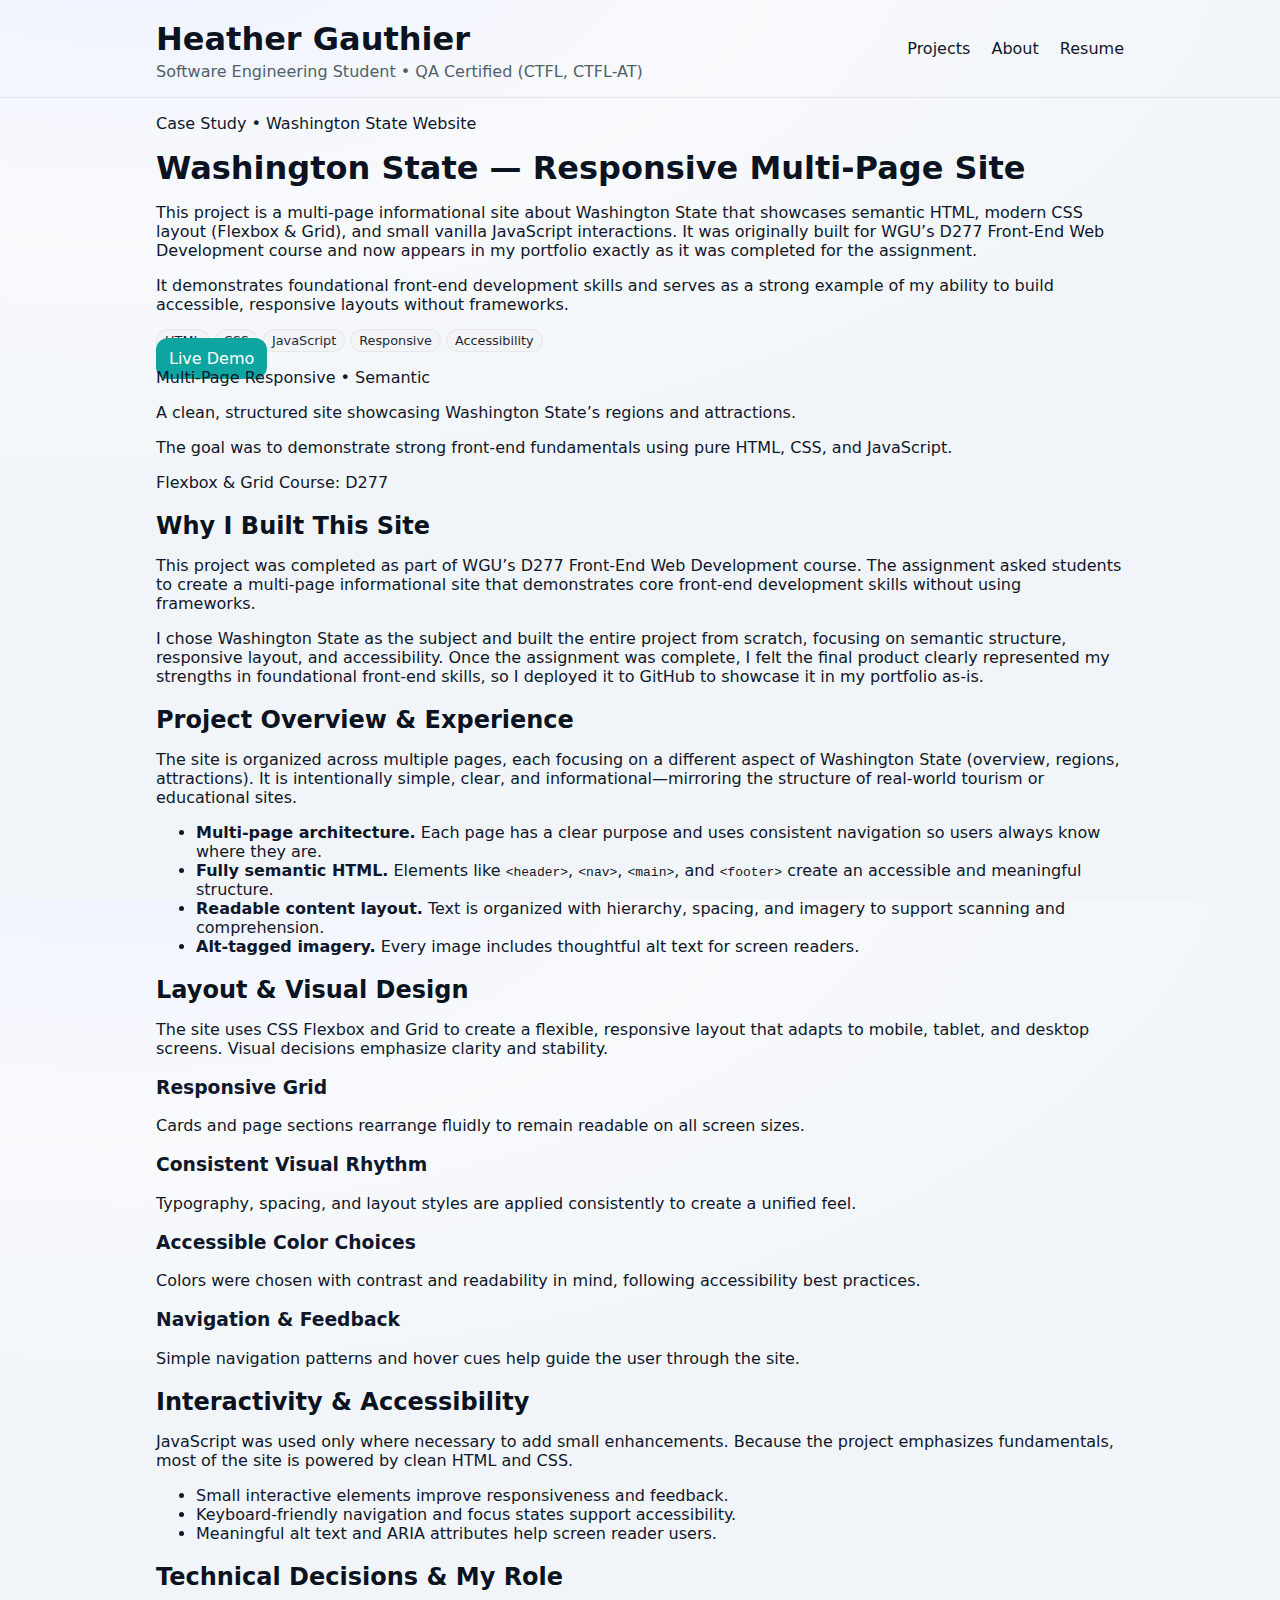
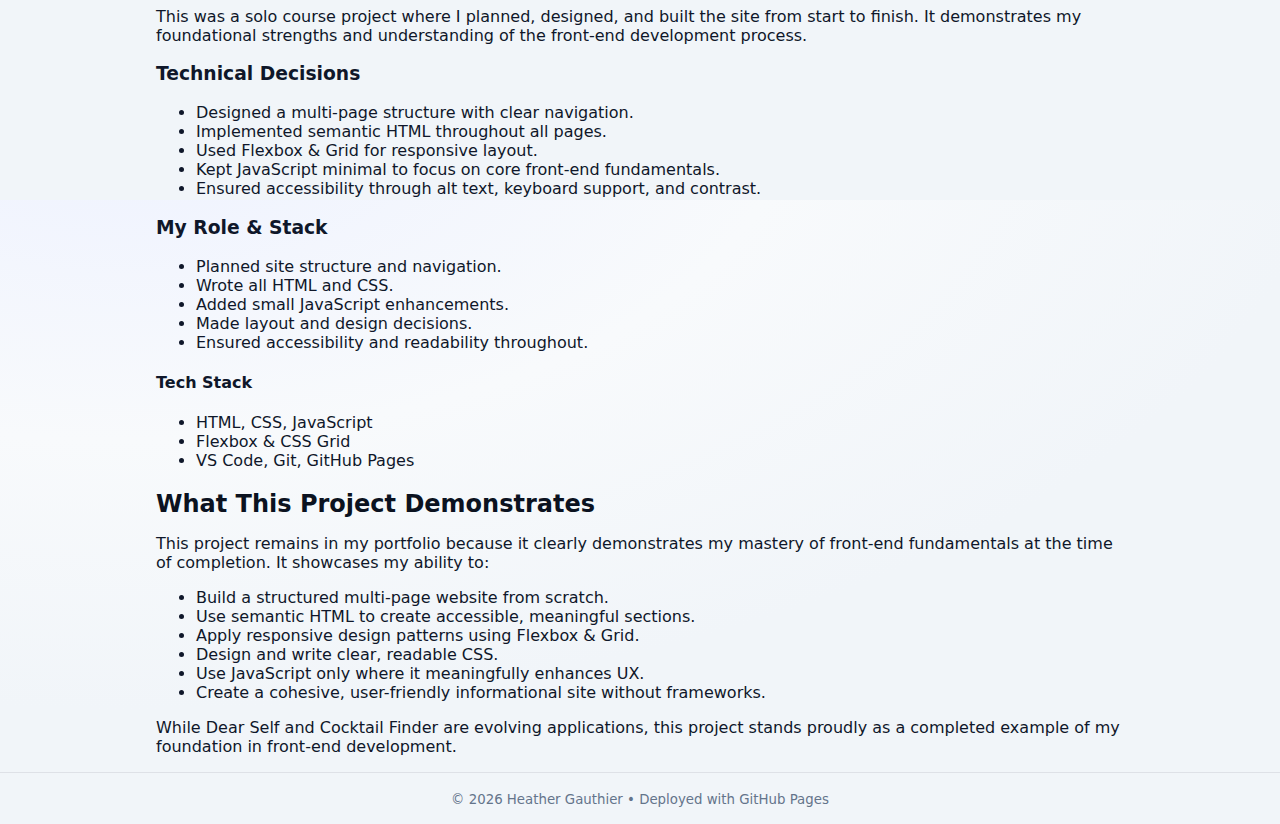
<file: washington-case-study.html>
<!DOCTYPE html>
<html lang="en">
<head>
  <meta charset="UTF-8" />
  <meta name="viewport" content="width=device-width, initial-scale=1" />
  <title>Washington State Website — Case Study • Heather Gauthier</title>
  <meta
    name="description"
    content="Case study for the Washington State responsive website, built with semantic HTML, modern CSS, and vanilla JavaScript."
  />
  <link rel="stylesheet" href="styles.css?v=9" />
</head>
<body>
  <header class="site-header">
    <div class="wrap">
      <div class="id">
        <h1>Heather Gauthier</h1>
        <p class="sub">Software Engineering Student • QA Certified (CTFL, CTFL-AT)</p>
      </div>
      <nav class="nav">
  <a href="index.html#projects">Projects</a>
  <a href="index.html#about">About</a>
  <a href="HeatherGResume.pdf" target="_blank" rel="noreferrer">Resume</a>
</nav>

    </div>
  </header>

  <main class="wrap case-main">
    <!-- HERO -->
    <section class="case-section case-hero">
      <div class="case-hero-text">
        <p class="case-kicker">Case Study • Washington State Website</p>
        <h1 class="case-title">Washington State — Responsive Multi-Page Site</h1>
        <p class="case-lead">
          This project is a multi-page informational site about Washington State that showcases
          semantic HTML, modern CSS layout (Flexbox &amp; Grid), and small vanilla JavaScript
          interactions. It was originally built for WGU’s D277 Front-End Web Development course
          and now appears in my portfolio exactly as it was completed for the assignment.
        </p>
        <p class="case-lead">
          It demonstrates foundational front-end development skills and serves as a strong example
          of my ability to build accessible, responsive layouts without frameworks.
        </p>

        <div class="case-meta-chips">
          <span class="tag --html">HTML</span>
          <span class="tag --css">CSS</span>
          <span class="tag --js">JavaScript</span>
          <span class="tag --responsive">Responsive</span>
          <span class="tag --a11y">Accessibility</span>
        </div>

        <div class="case-hero-actions">
          <a
            class="btn"
            href="https://heathergauthier2018.github.io/Washington-State-Project/"
            target="_blank"
            rel="noreferrer"
          >Live Demo</a>
        </div>
      </div>

      <div class="case-hero-pane" aria-hidden="true">
        <div class="case-hero-card">
          <div class="case-hero-card-header">
            <span class="case-pill">Multi-Page</span>
            <span class="case-date">Responsive • Semantic</span>
          </div>
          <p class="case-hero-affirmation">
            A clean, structured site showcasing Washington State’s regions and attractions.
          </p>
          <p class="case-hero-challenge">
            The goal was to demonstrate strong front-end fundamentals using pure HTML, CSS, and JavaScript.
          </p>
          <div class="case-hero-footer">
            <span class="case-tag-soft">Flexbox &amp; Grid</span>
            <span class="case-streak-soft">Course: D277</span>
          </div>
        </div>
      </div>
    </section>

    <!-- WHY I BUILT THIS -->
    <section class="case-section">
      <h2>Why I Built This Site</h2>
      <p>
        This project was completed as part of WGU’s D277 Front-End Web Development course.
        The assignment asked students to create a multi-page informational site that
        demonstrates core front-end development skills without using frameworks.
      </p>
      <p>
        I chose Washington State as the subject and built the entire project from scratch,
        focusing on semantic structure, responsive layout, and accessibility. Once the assignment
        was complete, I felt the final product clearly represented my strengths in foundational
        front-end skills, so I deployed it to GitHub to showcase it in my portfolio as-is.
      </p>
    </section>

    <!-- FEATURES & EXPERIENCE -->
    <section class="case-section">
      <h2>Project Overview &amp; Experience</h2>
      <p>
        The site is organized across multiple pages, each focusing on a different aspect of
        Washington State (overview, regions, attractions). It is intentionally simple, clear,
        and informational—mirroring the structure of real-world tourism or educational sites.
      </p>

      <ul class="case-list">
        <li>
          <strong>Multi-page architecture.</strong>
          Each page has a clear purpose and uses consistent navigation so users always know where they are.
        </li>
        <li>
          <strong>Fully semantic HTML.</strong>
          Elements like <code>&lt;header&gt;</code>, <code>&lt;nav&gt;</code>, <code>&lt;main&gt;</code>,
          and <code>&lt;footer&gt;</code> create an accessible and meaningful structure.
        </li>
        <li>
          <strong>Readable content layout.</strong>
          Text is organized with hierarchy, spacing, and imagery to support scanning and comprehension.
        </li>
        <li>
          <strong>Alt-tagged imagery.</strong>
          Every image includes thoughtful alt text for screen readers.
        </li>
      </ul>
    </section>

    <!-- LAYOUT & DESIGN -->
    <section class="case-section">
      <h2>Layout &amp; Visual Design</h2>
      <p>
        The site uses CSS Flexbox and Grid to create a flexible, responsive layout that adapts
        to mobile, tablet, and desktop screens. Visual decisions emphasize clarity and stability.
      </p>

      <div class="case-grid">
        <article class="case-card">
          <h3>Responsive Grid</h3>
          <p>
            Cards and page sections rearrange fluidly to remain readable on all screen sizes.
          </p>
        </article>
        <article class="case-card">
          <h3>Consistent Visual Rhythm</h3>
          <p>
            Typography, spacing, and layout styles are applied consistently to create a unified feel.
          </p>
        </article>
        <article class="case-card">
          <h3>Accessible Color Choices</h3>
          <p>
            Colors were chosen with contrast and readability in mind, following accessibility best practices.
          </p>
        </article>
        <article class="case-card">
          <h3>Navigation &amp; Feedback</h3>
          <p>
            Simple navigation patterns and hover cues help guide the user through the site.
          </p>
        </article>
      </div>
    </section>

    <!-- INTERACTIVITY & ACCESSIBILITY -->
    <section class="case-section">
      <h2>Interactivity &amp; Accessibility</h2>
      <p>
        JavaScript was used only where necessary to add small enhancements. Because the project
        emphasizes fundamentals, most of the site is powered by clean HTML and CSS.
      </p>

      <ul class="case-list">
        <li>Small interactive elements improve responsiveness and feedback.</li>
        <li>Keyboard-friendly navigation and focus states support accessibility.</li>
        <li>Meaningful alt text and ARIA attributes help screen reader users.</li>
      </ul>
    </section>

    <!-- TECH DECISIONS & ROLE -->
    <section class="case-section">
      <h2>Technical Decisions &amp; My Role</h2>
      <p>
        This was a solo course project where I planned, designed, and built the site from start
        to finish. It demonstrates my foundational strengths and understanding of the front-end
        development process.
      </p>

      <div class="case-split">
        <div>
          <h3>Technical Decisions</h3>
          <ul class="case-list">
            <li>Designed a multi-page structure with clear navigation.</li>
            <li>Implemented semantic HTML throughout all pages.</li>
            <li>Used Flexbox &amp; Grid for responsive layout.</li>
            <li>Kept JavaScript minimal to focus on core front-end fundamentals.</li>
            <li>Ensured accessibility through alt text, keyboard support, and contrast.</li>
          </ul>
        </div>
        <div>
          <h3>My Role &amp; Stack</h3>
          <ul class="case-list">
            <li>Planned site structure and navigation.</li>
            <li>Wrote all HTML and CSS.</li>
            <li>Added small JavaScript enhancements.</li>
            <li>Made layout and design decisions.</li>
            <li>Ensured accessibility and readability throughout.</li>
          </ul>
          <h4>Tech Stack</h4>
          <ul class="case-list">
            <li>HTML, CSS, JavaScript</li>
            <li>Flexbox &amp; CSS Grid</li>
            <li>VS Code, Git, GitHub Pages</li>
          </ul>
        </div>
      </div>
    </section>

    <!-- WHAT THIS PROJECT DEMONSTRATES -->
    <section class="case-section">
      <h2>What This Project Demonstrates</h2>
      <p>
        This project remains in my portfolio because it clearly demonstrates my mastery of
        front-end fundamentals at the time of completion. It showcases my ability to:
      </p>
      <ul class="case-list">
        <li>Build a structured multi-page website from scratch.</li>
        <li>Use semantic HTML to create accessible, meaningful sections.</li>
        <li>Apply responsive design patterns using Flexbox &amp; Grid.</li>
        <li>Design and write clear, readable CSS.</li>
        <li>Use JavaScript only where it meaningfully enhances UX.</li>
        <li>Create a cohesive, user-friendly informational site without frameworks.</li>
      </ul>
      <p>
        While Dear Self and Cocktail Finder are evolving applications, this project stands
        proudly as a completed example of my foundation in front-end development.
      </p>
    </section>
  </main>

  <footer class="footer" role="contentinfo">
    <small>© <span id="year"></span> Heather Gauthier • Deployed with GitHub Pages</small>
  </footer>

  <script src="script.js?v=9" defer></script>
</body>
</html>
</file>
<file: styles.css>
/* === Classic Light (Indigo) — drop-in replacement === */
*{box-sizing:border-box}
:root{
  --bg:#f6f9f7;
  --text:#0f172a;
  --muted:#516069;
  --card:#ffffff;
  --border:rgba(2,6,23,.08);
  --accent:#0ea5a1; /* teal */
}
body{
  background: radial-gradient(1200px 600px at 10% -10%, #e6f7f6 0, #f6f9f7 55%, #eef4f1 100%);
  color:var(--text);
}
.card{ background:var(--card); border:1px solid var(--border); box-shadow: 0 6px 20px rgba(2,6,23,.06); }
.btn{ background:var(--accent); color:#ffffff; border-color:transparent; }
.btn:hover{ filter:brightness(.95); }
.tag{ color:#1f2937; border-color:#e5e7eb; background:#eef6f5; }
.nav a{ color:var(--text); }


html,body{height:100%}

body{
  margin:0;
  font-family: system-ui, -apple-system, Segoe UI, Roboto, Helvetica, Arial;
  color:var(--text);
  /* soft, legible background */
  background: radial-gradient(1200px 600px at 10% -10%, #eef2ff 0, #f8fafc 55%, #f1f5f9 100%);
}

.wrap{max-width:1000px; margin:0 auto; padding:0 1rem}

.site-header{border-bottom:1px solid var(--border);}
.site-header .wrap{display:flex; align-items:center; justify-content:space-between; gap:1rem; padding:1rem 1rem}

h1{margin:.25rem 0; font-size: clamp(1.4rem, 3.5vw, 2rem); color:#0b1220}
.sub{color:var(--muted); margin:0}

/* links/nav */
.nav a{color:var(--text); opacity:1; margin-left:1rem; text-decoration:none; border-bottom:1px dashed transparent}
.nav a:hover{border-bottom-color: var(--accent)}
a:focus-visible, .btn:focus-visible, .nav a:focus-visible{
  outline:3px solid color-mix(in oklab, var(--accent) 60%, white);
  outline-offset:2px; border-radius:12px;
}
a:visited{ color: color-mix(in oklab, var(--accent) 65%, #64748b); }

.intro{padding:1rem 0}
h2{margin:1.25rem 0 .75rem; color:#0b1220}

.grid{display:grid; grid-template-columns: repeat(auto-fill, minmax(260px, 1fr)); gap:1rem}

.card{
  background:var(--card);
  border:1px solid var(--border);
  border-radius:16px;
  overflow:hidden;
  display:flex; flex-direction:column; min-height:260px;
  box-shadow:0 10px 24px rgba(2,6,23,.06); /* subtle lift on light bg */
}

.thumb{width:100%; aspect-ratio: 16/9; object-fit:cover; background:#e5e7eb}

.content{padding:.9rem}
.title{margin:.25rem 0}
.desc{color:var(--muted); font-size:.95rem; min-height: 3em}

.tags{display:flex; flex-wrap:wrap; gap:.4rem; margin:.5rem 0}
.tag{
  font-size:.8rem; padding:.2rem .5rem;
  border:1px solid #e5e7eb; border-radius:999px;
  background:#f3f4f6; color:#1f2937;
}

/* buttons tuned for light theme */
.actions{display:flex; gap:.5rem; margin-top:.75rem}
.btn{
  flex:1; text-align:center; padding:.6rem .75rem; border-radius:12px;
  border:1px solid transparent; background:var(--accent); color:#fff; text-decoration:none;
  transition:filter .15s ease, transform .02s ease;
}
.btn:hover{ filter:brightness(.95) }
.btn:active{ transform:translateY(1px) }

.about{margin:2rem 0}
.links{list-style:none; padding:0; display:grid; gap:.4rem}

.footer{padding:1rem; text-align:center; border-top:1px solid var(--border); color:#64748b}

@media (max-width:780px){
  .site-header .wrap{flex-direction:column; align-items:flex-start}
  .nav a{margin-left:0; margin-right:1rem}
}
</file>
